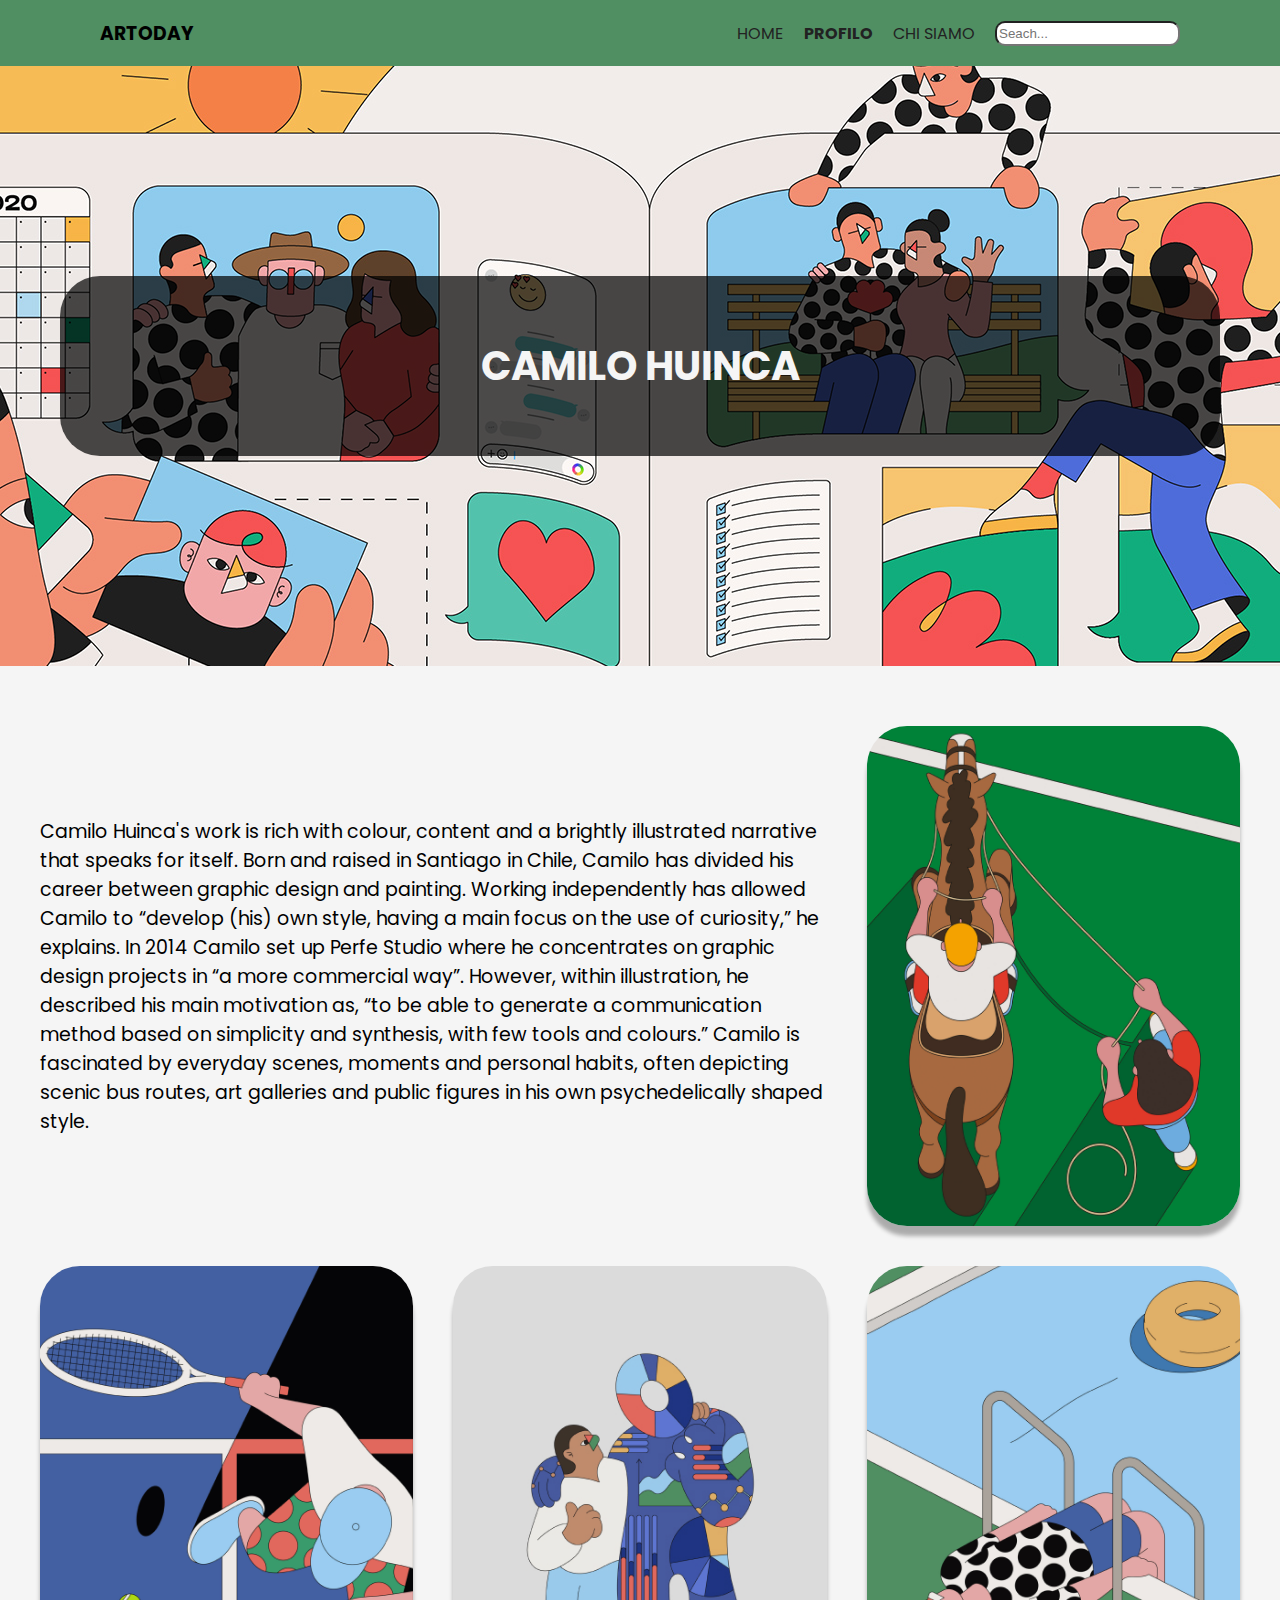
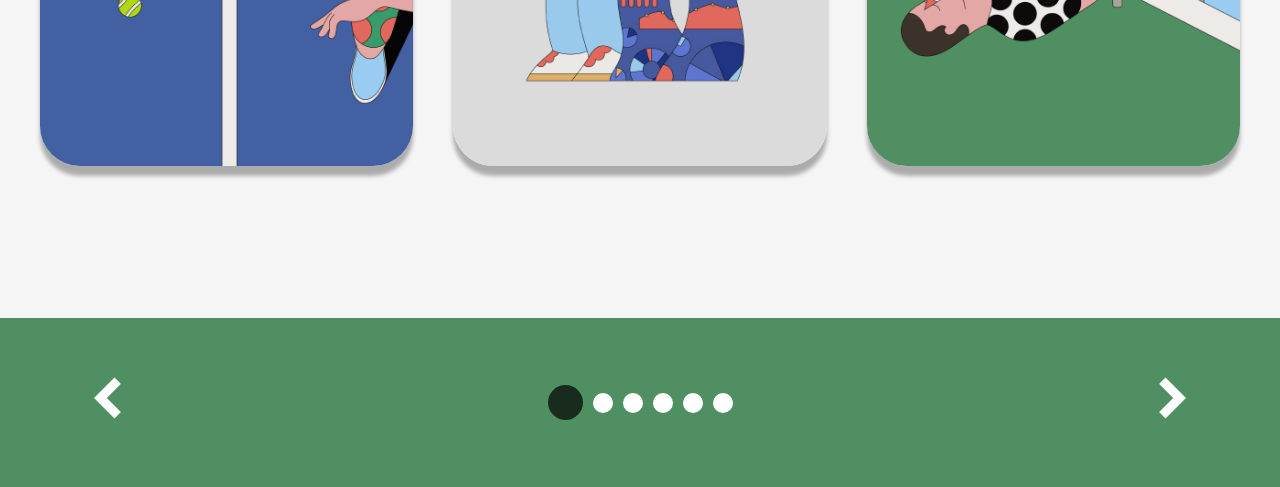
<file: camilohuinca.html>
<!DOCTYPE html>
<html lang="en">

<head>
    <meta charset="UTF-8">
    <meta http-equiv="X-UA-Compatible" content="IE=edge">
    <meta name="viewport" content="width=device-width, initial-scale=1.0">
    <title> ARTODAY </title>
    <link rel="stylesheet" href="stile.css">
    <link rel="preconnect" href="https://fonts.googleapis.com">
    <link rel="preconnect" href="https://fonts.gstatic.com" crossorigin>
    <link href="https://fonts.googleapis.com/css2?family=Poppins:wght@400;700&display=swap" rel="stylesheet">
    <link rel="stylesheet" href="https://cdnjs.cloudflare.com/ajax/libs/font-awesome/4.7.0/css/font-awesome.min.css">
</head>
<body>
    <header> 
    <div class="camilo">
        <h3>ARTODAY</h3>
        <nav>
            <ul>
                <li><a href="index.html">HOME</a></li>
                <li><a href="camilohuinca.html" class="attivo">PROFILO</a></li>
                <li><a href="chisiamo.html">CHI SIAMO</a></li>
                <input type="text" placeholder="Seach...">
            </ul>
        </nav>
   </div>
    </header>
    <section class="hero3">
        <h1>CAMILO HUINCA</h1>
        <div>
        </div>
    </section>
    <main class="illustratori">
        <section class="grid3">
            <div class="grid-item1">
            <p> Camilo Huinca's work is rich with colour, content and a brightly illustrated narrative that speaks for itself. 
                Born and raised in Santiago in Chile, Camilo has divided his career between graphic design and painting. 
                Working independently has allowed Camilo to “develop (his) own style, having a main focus on the use of curiosity,” he explains. 
                In 2014 Camilo set up Perfe Studio where he concentrates on graphic design projects in “a more commercial way”. 
                However, within illustration, he described his main motivation as, “to be able to generate a communication method based on simplicity and synthesis, with few tools and colours.”    
                Camilo is fascinated by everyday scenes, moments and personal habits, often depicting scenic bus routes, art galleries and public figures in his own psychedelically shaped style. 
            </div></p>
            <div class="grid-item2"><img src="immagini/AP_Camilo_Huinca_THE-NEW-YORKER_2x-scaled.png"></div>
            <div class="grid-item3"><img src="immagini/AP_Camilo_Huinca_Match-Point_2x-scaled.png"></div>
            <div class="grid-item4"><img class="grigia" src="immagini/AP_Camilo_Huinca_grigio03_2x.jpg"></div>
            <div class="grid-item5"><img src="immagini/AP_Camilo_Huinca_Tired-Swimmer_2x-scaled.png"></div>    
        </section>
    </main>
    <footer class="camilo">
        <a href="index.html" class="arrow left"></a>
        <section class="sfere">
        <div class="sfera1"></div>
        <div class="sfera2"></div>
        <div class="sfera3"></div>
        <div class="sfera4"></div>
        <div class="sfera5"></div>
        <div class="sfera6"></div>
        </section>
        <a href="timlahan.html" class="arrow right"></a>
    </footer>
</body>
</html>
</file>
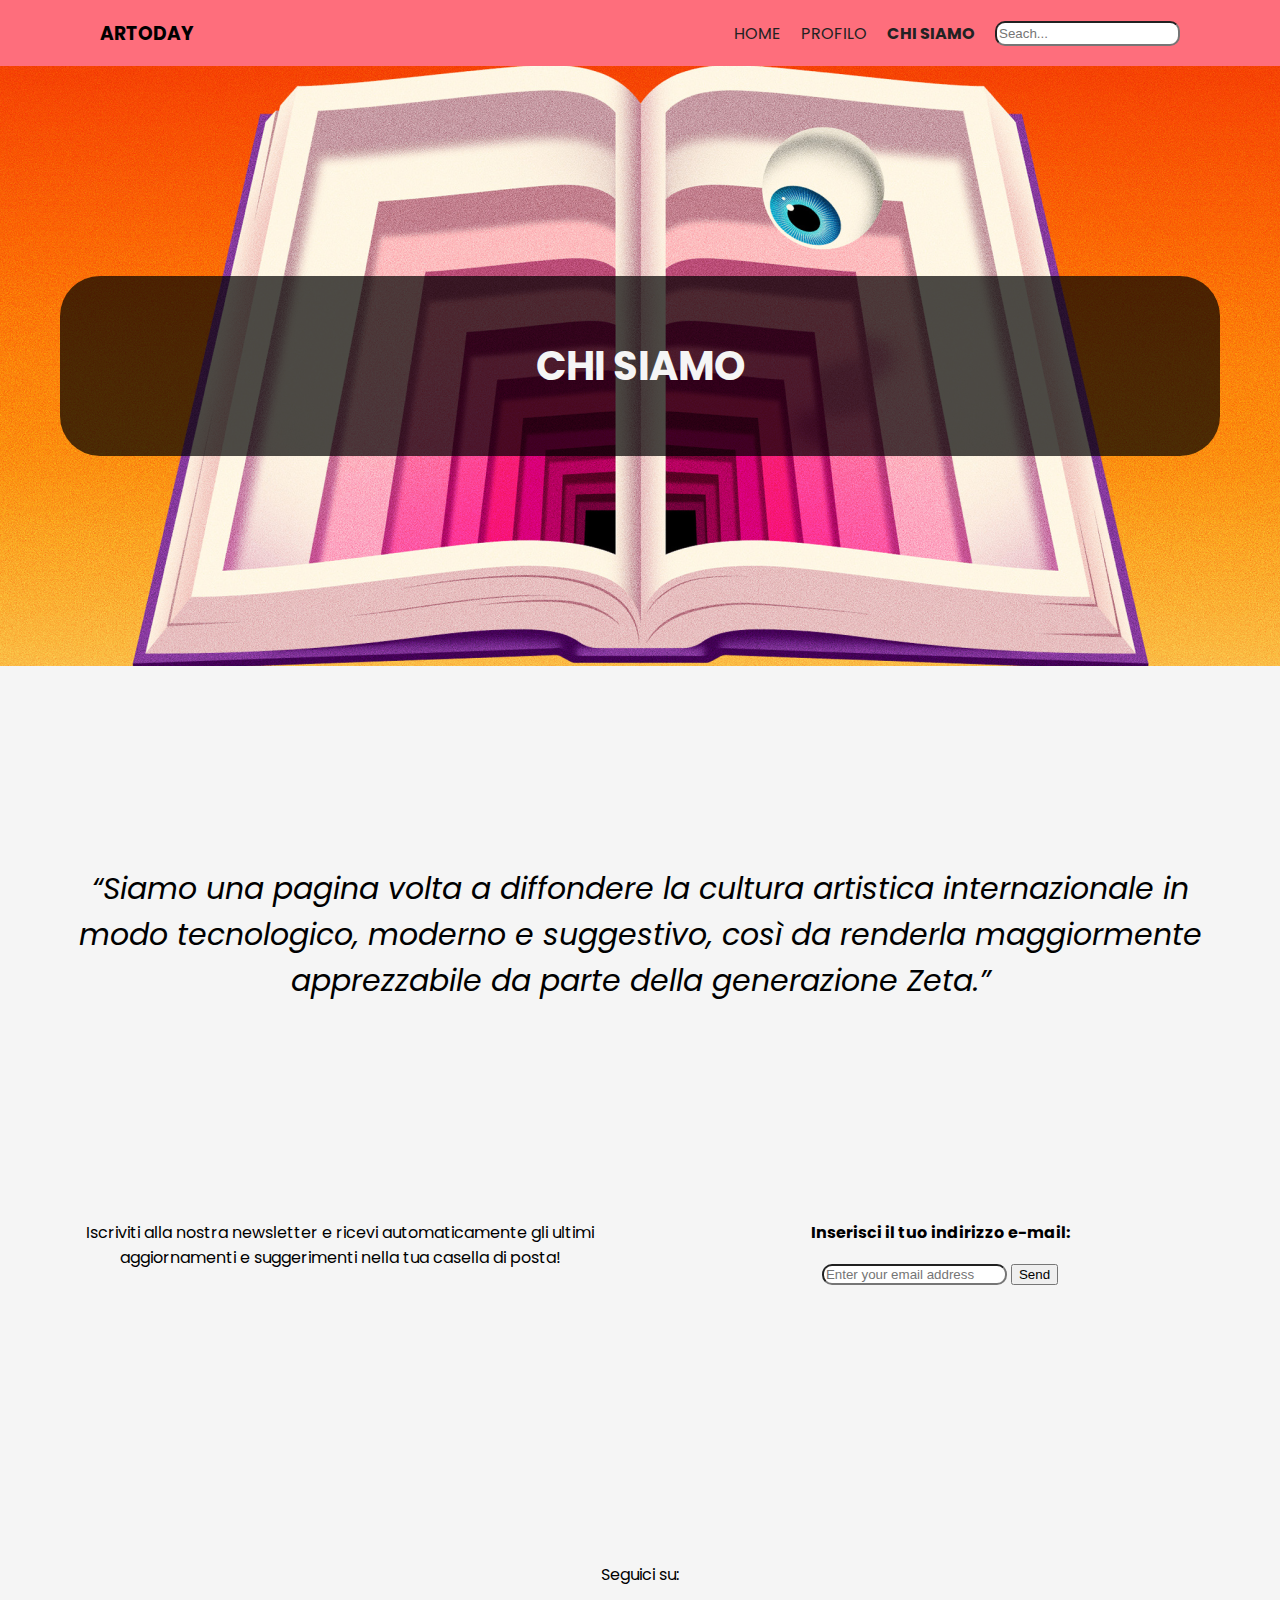
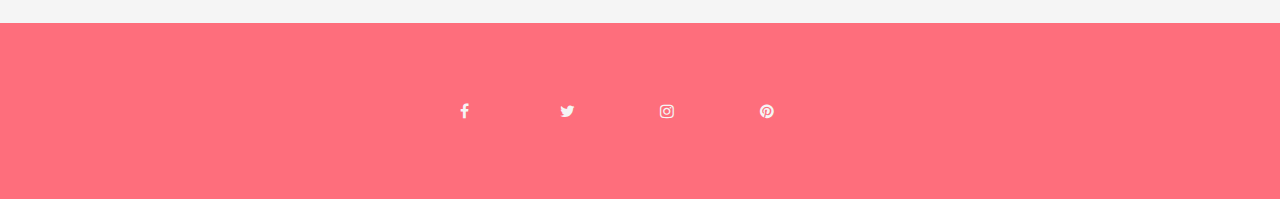
<file: chisiamo.html>
<!DOCTYPE html>
<html lang="en">

<head>
    <meta charset="UTF-8">
    <meta http-equiv="X-UA-Compatible" content="IE=edge">
    <meta name="viewport" content="width=device-width, initial-scale=1.0">
    <title> ARTODAY </title>
    <link rel="stylesheet" href="stile.css">
    <link rel="preconnect" href="https://fonts.googleapis.com">
    <link rel="preconnect" href="https://fonts.gstatic.com" crossorigin>
    <link href="https://fonts.googleapis.com/css2?family=Poppins:wght@400;700&display=swap" rel="stylesheet">
    <link rel="stylesheet" href="https://cdnjs.cloudflare.com/ajax/libs/font-awesome/4.7.0/css/font-awesome.min.css">
</head>
<body>
    <header> 
    <div class="bar">
        <h3> ARTODAY </h3>
        <nav class="bar2">
            <ul >
                <li><a href="index.html">HOME</a></li>
                <li><a href="camilohuinca.html">PROFILO</a></li>
                <li><a href="chisiamo.html" class="attivo">CHI SIAMO</a></li>
                <input type="text" placeholder="Seach...">
            </ul>
        </nav>
   </div>
    </header>
    <section class="hero2">
        <h1>CHI SIAMO</h1>
        <div>
        </div>
    </section>
    <main class="chisiamo">
        <section class="grid-2">
                 <p><i> “Siamo una pagina volta a diffondere la cultura artistica internazionale in modo tecnologico, moderno e suggestivo, così da renderla maggiormente apprezzabile da parte della generazione Zeta.”</i></p>
        </section>
            <section class="corpo">
                <div class="card-2">
            <p> Iscriviti alla nostra newsletter e ricevi automaticamente gli ultimi aggiornamenti e suggerimenti nella tua casella di posta!</p>
             </div>
             <div class="card-2">
                <p><b>Inserisci il tuo indirizzo e-mail:</b></p>
                <input type="text" placeholder="Enter your email address">
                <button type="reset">Send</button>
             </div>
        </section>
    </main>
    <p class="seguici"> Seguici su: </p>
    <footer>
        <a href="#" class="fa fa-facebook"></a>
        <a href="#" class="fa fa-twitter"></a>
        <a href="#" class="fa fa-instagram"></a>
        <a href="#" class="fa fa-pinterest"></a>
    </footer>
</body>
</html>
</file>
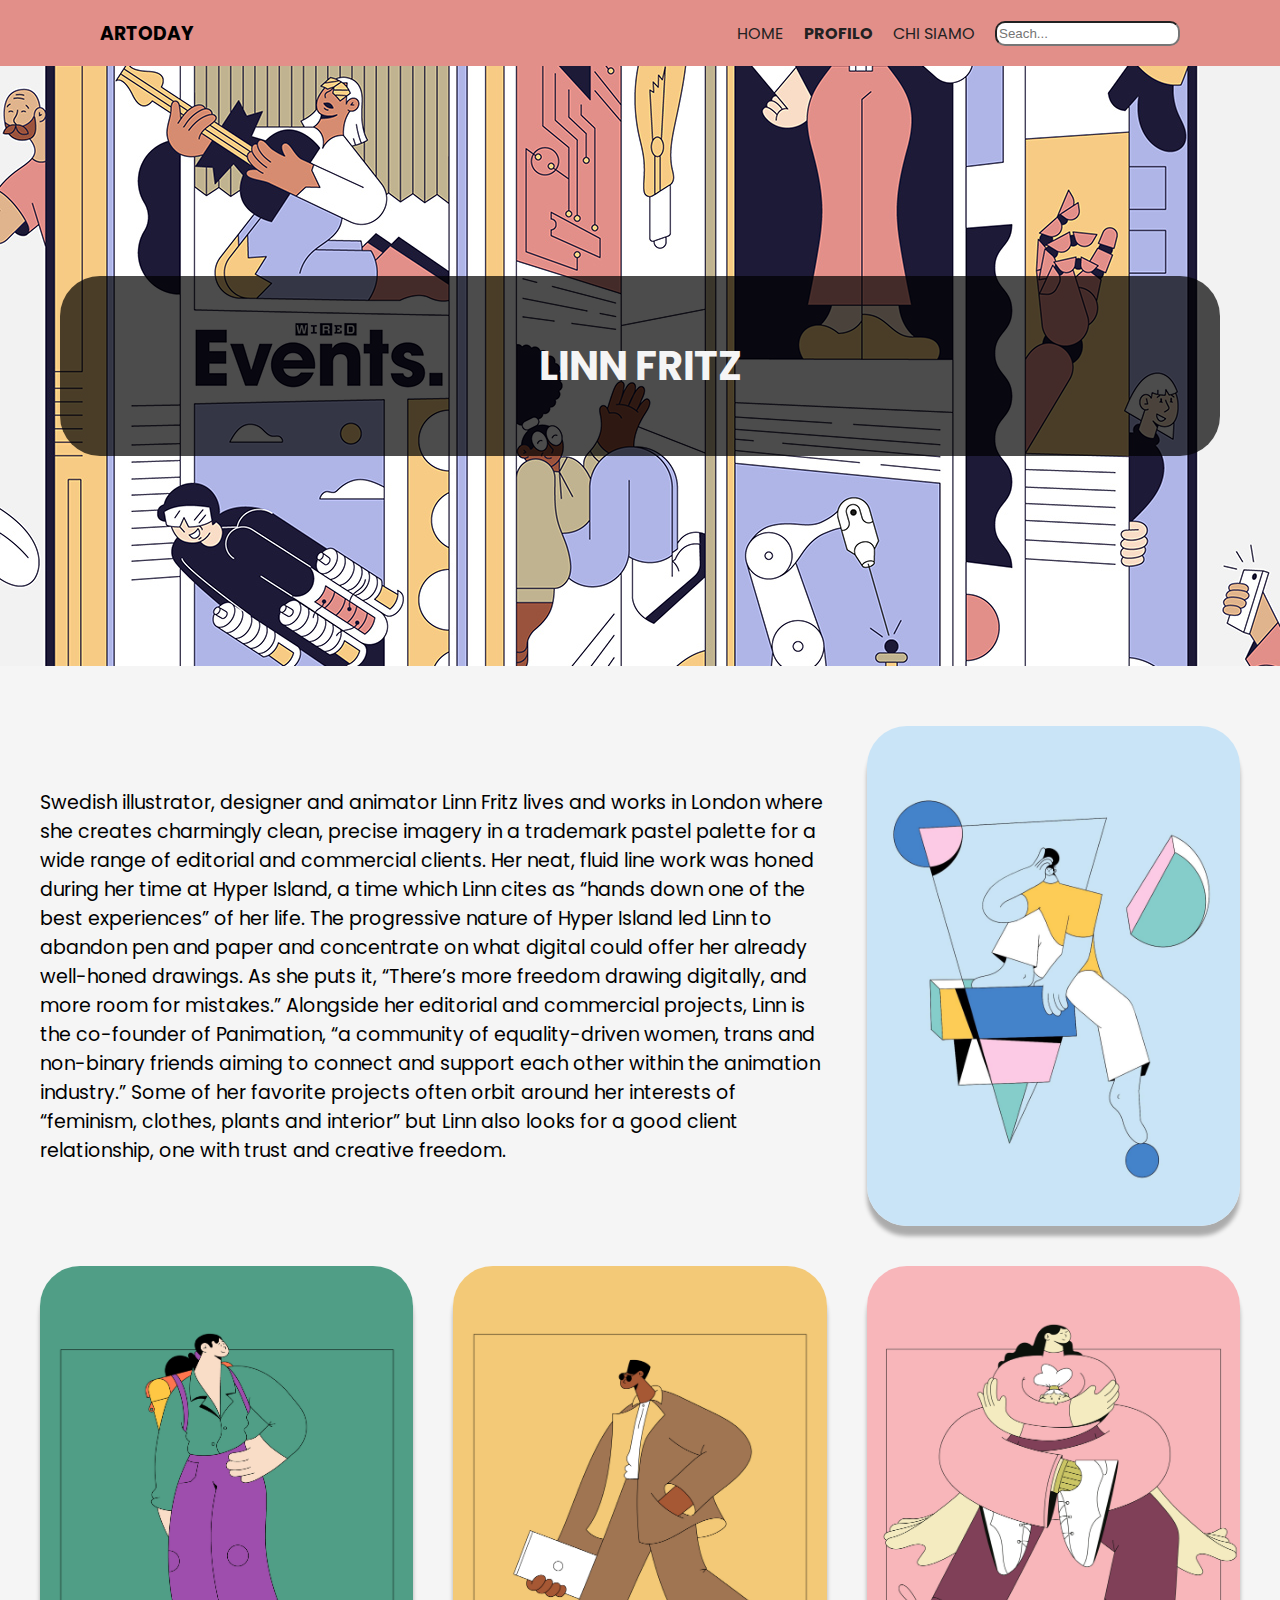
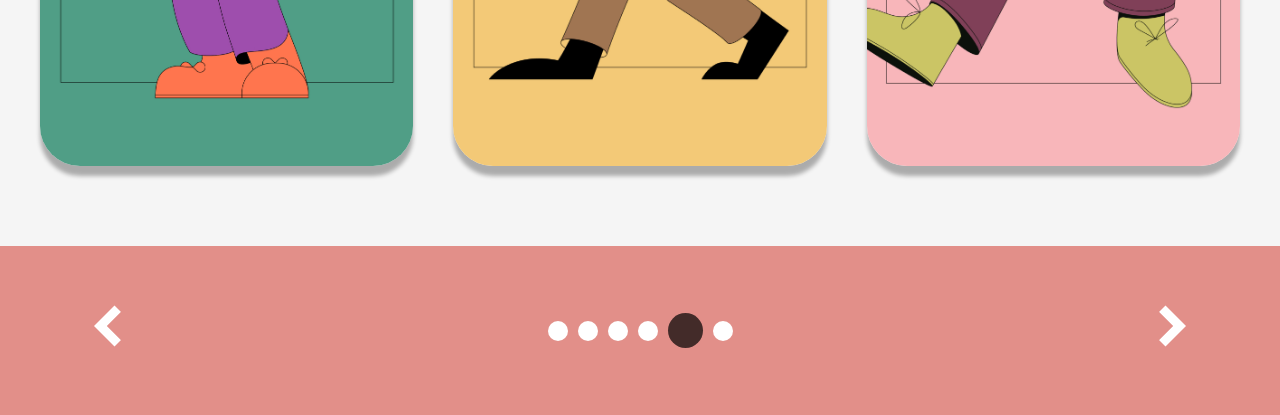
<file: linnfritz.html>
<!DOCTYPE html>
<html lang="en">

<head>
    <meta charset="UTF-8">
    <meta http-equiv="X-UA-Compatible" content="IE=edge">
    <meta name="viewport" content="width=device-width, initial-scale=1.0">
    <title> ARTODAY </title>
    <link rel="stylesheet" href="stile.css">
    <link rel="preconnect" href="https://fonts.googleapis.com">
    <link rel="preconnect" href="https://fonts.gstatic.com" crossorigin>
    <link href="https://fonts.googleapis.com/css2?family=Poppins:wght@400;700&display=swap" rel="stylesheet">
    <link rel="stylesheet" href="https://cdnjs.cloudflare.com/ajax/libs/font-awesome/4.7.0/css/font-awesome.min.css">
</head>
<body>
    <header> 
    <div class="l">
        <h3>ARTODAY</h3>
        <nav>
            <ul>
                <li><a href="index.html">HOME</a></li>
                <li><a href="camilohuinca.html" class="attivo">PROFILO</a></li>
                <li><a href="chisiamo.html">CHI SIAMO</a></li>
                <input type="text" placeholder="Seach...">
            </ul>
        </nav>
   </div>
    </header>
    <section class="herol">
        <h1>LINN FRITZ</h1>
        <div>
        </div>
    </section>
   
    <main class="illustratori">
        <section class="grid3">
            <div class="grid-item1"><p> Swedish illustrator, designer and animator Linn Fritz lives and works in London where she creates charmingly clean, precise imagery in a trademark pastel palette for a wide range of editorial and commercial clients. Her neat, fluid line work was honed during her time at Hyper Island, a time which Linn cites as “hands down one of the best experiences” of her life. 
                The progressive nature of Hyper Island led Linn to abandon pen and paper and concentrate on what digital could offer her already well-honed drawings. As she puts it, “There’s more freedom drawing digitally, and more room for mistakes.” Alongside her editorial and commercial projects, Linn is the co-founder of Panimation, “a community of equality-driven women, trans and non-binary friends aiming to connect and support each other within the animation industry.” Some of her favorite projects often orbit around her interests of “feminism, clothes, plants and interior” but Linn also looks for a good client relationship, one with trust and creative freedom.
            </p></div>
        <div class="grid-item2"><img src="immagini/AP_Linn_Fritz_Blue03_2x.png"></div>
        <div class="grid-item3"><img src="immagini/AP_Linn_Fritz_HIKEGREEN_2x.png"></div>
        <div class="grid-item4"> <img class="grigia" src="immagini/AP_Linn_Fritz_Dude_2x.png"></div>
        <div class="grid-item5"> <img src="immagini/AP_Linn_Fritz_HUG_2x.png"></div>
           
        </section>
    </main>
    <footer class="l">
        <a href="xoanaherrera.html" class="arrow left"></a>
        <section class="sfere">
        <div class="sfera1l"></div>
        <div class="sfera2l"></div>
        <div class="sfera3l"></div>
        <div class="sfera4l"></div>
        <div class="sfera5l"></div>
        <div class="sfera6l"></div>
        </section>
        <a href="laboca.html" class="arrow right"></a>
    </footer>
</body>
</html>
</file>
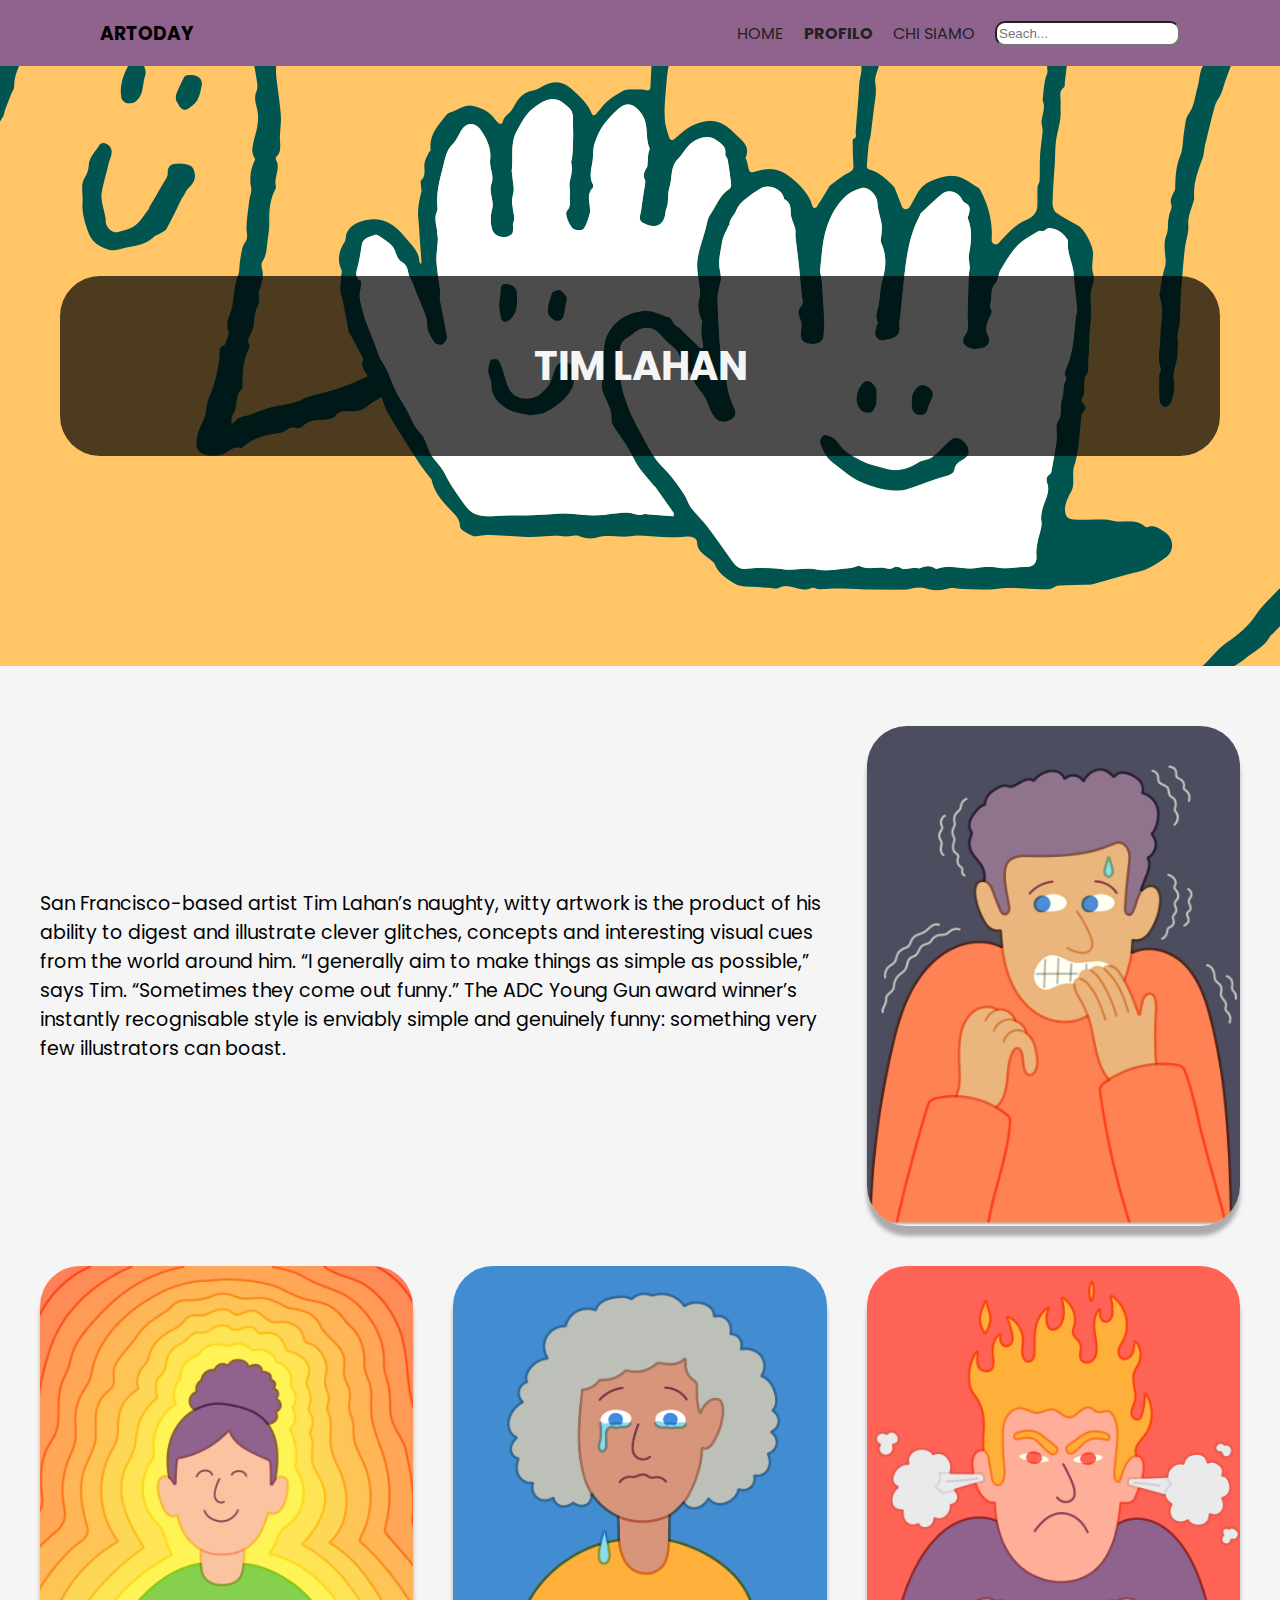
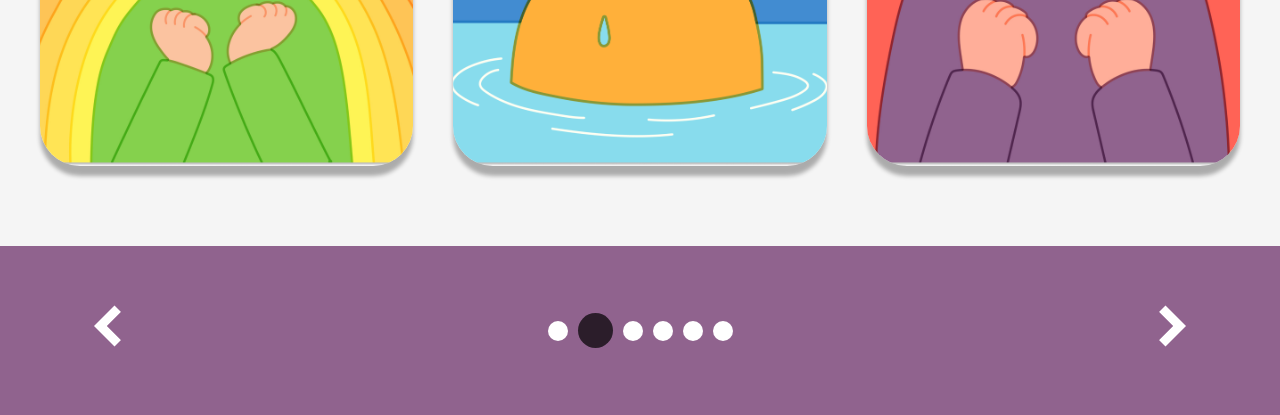
<file: timlahan.html>
<!DOCTYPE html>
<html lang="en">

<head>
    <meta charset="UTF-8">
    <meta http-equiv="X-UA-Compatible" content="IE=edge">
    <meta name="viewport" content="width=device-width, initial-scale=1.0">
    <title> ARTODAY </title>
    <link rel="stylesheet" href="stile.css">
    <link rel="preconnect" href="https://fonts.googleapis.com">
    <link rel="preconnect" href="https://fonts.gstatic.com" crossorigin>
    <link href="https://fonts.googleapis.com/css2?family=Poppins:wght@400;700&display=swap" rel="stylesheet">
    <link rel="stylesheet" href="https://cdnjs.cloudflare.com/ajax/libs/font-awesome/4.7.0/css/font-awesome.min.css">
</head>
<body>
    <header> 
    <div class="tim">
        <h3>ARTODAY</h3>
        <nav>
            <ul>
                <li><a href="index.html">HOME</a></li>
                <li><a href="camilohuinca.html" class="attivo">PROFILO</a></li>
                <li><a href="chisiamo.html">CHI SIAMO</a></li>
                <input type="text" placeholder="Seach...">
            </ul>
        </nav>
   </div>
    </header>
    <section class="hero4">
        <h1>TIM LAHAN</h1>
        <div>
        </div>
    </section>
    <main class="illustratori">
        <section class="grid3">
            <div class="grid-item1"><p> San Francisco-based artist Tim Lahan’s naughty, witty artwork is the product of his ability to digest and illustrate clever glitches, concepts and interesting visual cues from the world around him. 
                “I generally aim to make things as simple as possible,” says Tim. “Sometimes they come out funny.” 
                The ADC Young Gun award winner’s instantly recognisable style is enviably simple and genuinely funny: something very few illustrators can boast.
            </p></div>
            <div class="grid-item2"><img src="immagini/AP_Tim_Lahan_emotions_2_2x.png"></div>
            <div class="grid-item3"><img src="immagini/AP_Tim_Lahan_emotions_3_2x.png"></div>
            <div class="grid-item4"><img class="grigia" src="immagini/AP_Tim_Lahan_emotions_1_2x.png"></div>
            <div class="grid-item5"><img src="immagini/AP_Tim_Lahan_emotions_4_2x.png"></div>
        </section>
    </main>
    <footer class="tim">
        <a href="camilohuinca.html" class="arrow left"></a>
        <section class="sfere">
        <div class="sfera1t"></div>
        <div class="sfera2t"></div>
        <div class="sfera3t"></div>
        <div class="sfera4t"></div>
        <div class="sfera5t"></div>
        <div class="sfera6t"></div>
        </section>
        <a href="karlottafreier.html" class="arrow right"></a>
    </footer>
</body>
</html>
</file>
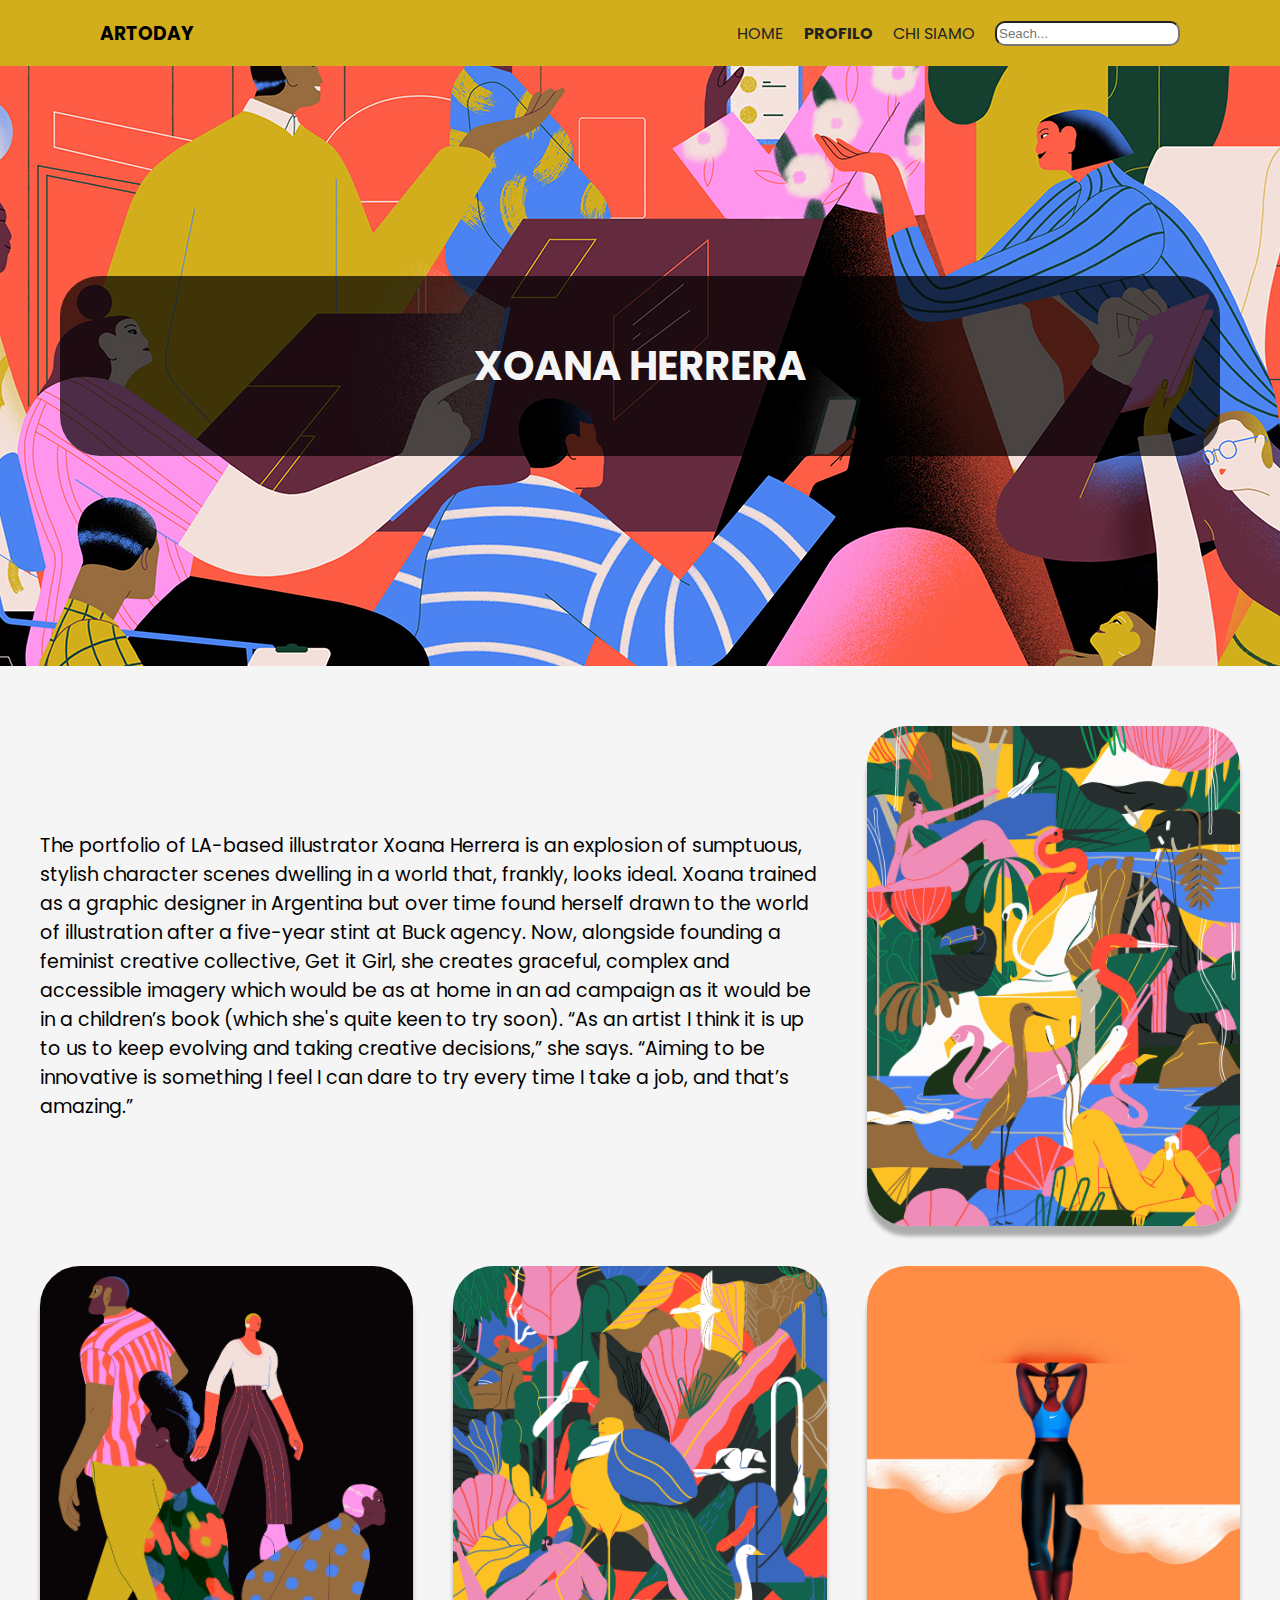
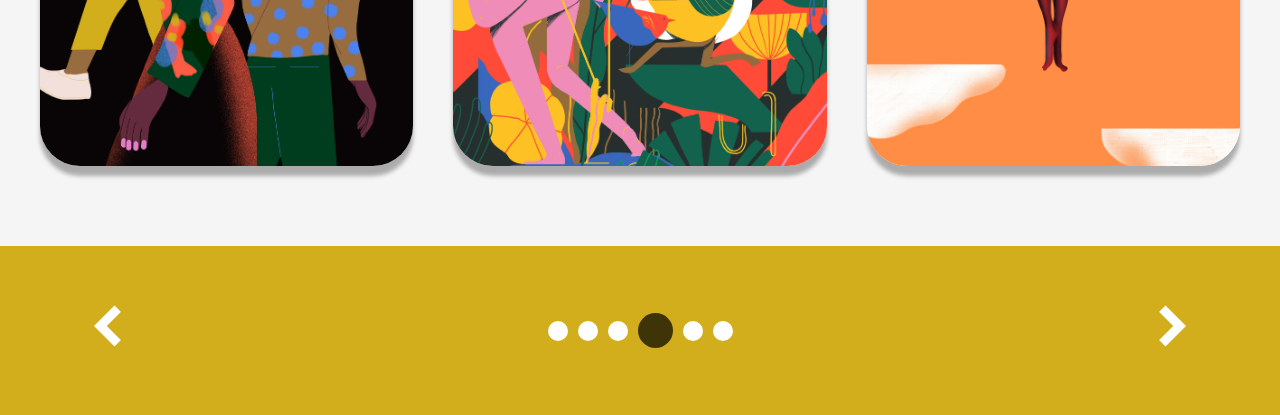
<file: xoanaherrera.html>
<!DOCTYPE html>
<html lang="en">

<head>
    <meta charset="UTF-8">
    <meta http-equiv="X-UA-Compatible" content="IE=edge">
    <meta name="viewport" content="width=device-width, initial-scale=1.0">
    <title> ARTODAY </title>
    <link rel="stylesheet" href="stile.css">
    <link rel="preconnect" href="https://fonts.googleapis.com">
    <link rel="preconnect" href="https://fonts.gstatic.com" crossorigin>
    <link href="https://fonts.googleapis.com/css2?family=Poppins:wght@400;700&display=swap" rel="stylesheet">
    <link rel="stylesheet" href="https://cdnjs.cloudflare.com/ajax/libs/font-awesome/4.7.0/css/font-awesome.min.css">
</head>
<body>
    <header> 
    <div class="x">
        <h3>ARTODAY</h3>
        <nav>
            <ul>
                <li><a href="index.html">HOME</a></li>
                <li><a href="camilohuinca.html" class="attivo">PROFILO</a></li>
                <li><a href="chisiamo.html">CHI SIAMO</a></li>
                <input type="text" placeholder="Seach...">
            </ul>
        </nav>
   </div>
    </header>
    <section class="herox">
        <h1>XOANA HERRERA</h1>
        <div>
        </div>
    </section>
   
    <main class="illustratori">
        <section class="grid3">
            <div class="grid-item1"><p> The portfolio of LA-based illustrator Xoana Herrera is an explosion of sumptuous, stylish character scenes dwelling in a world that, frankly, looks ideal. 
                Xoana trained as a graphic designer in Argentina but over time found herself drawn to the world of illustration after a five-year stint at Buck agency. 
                Now, alongside founding a feminist creative collective, Get it Girl, she creates graceful, complex and accessible imagery which would be as at home in an ad campaign as it would be in a children’s book (which she's quite keen to try soon).
                “As an artist I think it is up to us to keep evolving and taking creative decisions,” she says. “Aiming to be innovative is something I feel I can dare to try every time I take a job, and that’s amazing.”
            </p></div>
        <div class="grid-item2"><img src="immagini/AP_Xoana_Herrera_Aves_2x-scaled.png"></div>
        <div class="grid-item3"><img src="immagini/AP_Xoana_Herrera_GCR_1_2x-scaled.png"></div>
        <div class="grid-item4"> <img class="grigia" src="immagini/AP_Xoana_Herrera_Pajaro_2x-scaled.png"></div>
        <div class="grid-item5"> <img src="immagini/AP_Xoana_Herrera_Nike_2x-scaled.png"></div>
           
        </section>
    </main>
    <footer class="x">
        <a href="karlottafreier.html" class="arrow left"></a>
        <section class="sfere">
        <div class="sfera1x"></div>
        <div class="sfera2x"></div>
        <div class="sfera3x"></div>
        <div class="sfera4x"></div>
        <div class="sfera5x"></div>
        <div class="sfera6x"></div>
        </section>
        <a href="linnfritz.html" class="arrow right"></a>
    </footer>
</body>
</html>
</file>
<file: stile.css>
body {
    margin: 0 0;
    background-color: #f5f5f5;
    font-family:'Poppins', sans-serif;
}

header a {
    text-decoration: none;
    color: #222;
}

header a:hover {
    color:#f5f5f5;
    text-decoration: underline;
}

header a.attivo {
    font-weight: bold;
}

input {
    border-radius: 10px;
}

header nav ul {
    margin:0;
    padding: 0;
    list-style-type: none;
    display: flex;
    gap: 20px;
    text-align: center;
}

header div {
    display: flex;
    justify-content: space-between;
    align-items: center;
    padding: 0px 100px;
    background-color: rgb(254, 110, 124)
}

img {
    max-width: 100%;
    display: block;
}

section.hero {
    background:url(immagini/AP_Xoana_Herrera_Take-Your-Recovery-Down-a-Notch_Middle_Color_01_2x.png) center;
    max-width: 100%;
    height: 600px;
    display: grid;
    align-items: center;
    align-content: center;
    background-repeat: no-repeat;
}

h1 {
    color:#f5f5f5;
        margin: 60px;
        padding: 60px 10px;
        font-size: 40px;
            background:rgba(0,0,0,0.70);
            text-align: center;
            border-radius: 40px;
}

.grid {
    margin: 60px 60px 40px 60px;
    display: grid;
    grid-template-columns: 1fr 1fr 1fr;
    gap: 40px;
   /* grid-template-columns: repeat(auto-fit, minmax(350px, 1fr));*/
}

main, .card {
    max-width: 1400px;
    padding: 0 0 20px 0;
    margin: auto;
}

.card {
    display: grid;
    gap:20px;
       margin-bottom: 120px;
   }
   
   main div.card {
    background:rgba(0,0,0,0.70);
    border-radius: 40px;
    margin: auto;
    box-shadow: 0px 10px 4px rgba(0, 0, 0, 0.30);
}

.card img {
    border-radius: 40px 40px 0 0;
    object-fit:cover;
    height: 500px;
    width: 400px;
}

main div img {
    border-radius: 10px;
}

main div.card h2 {
    margin: 0;
    font-size: 24px;
    text-align: center;
    color: #f5f5f5;
}

footer {
    padding: 60px 0;
    margin: 0;
    background-color: rgb(254, 110, 124);
    display: flex;
    align-items: center;
    justify-content: center;
}

p.seguici { /*pgina chi siamo*/
    text-align: center;
    padding: 20px;
}

.fa {
    padding: 20px;
    font-size: 40px;
    width: 60px;
    text-decoration: none;
    color: #f5f5f5;
}


@media (max-width: 1000px) {
    .grid {
        display: grid;
        flex-direction: column;
        grid-template-columns: 1fr 1fr;
        gap:40px;
    }
    section.hero {
        max-width: 100%;
    }
    .card img {
        width: 100%;
    }
nav ul {
    display:flex;
    align-items: center;
}

h3 {
padding: 0 20px 0 0;
}

}

@media (max-width: 630px) {
    .grid {
        display: grid;
        flex-direction: column;
        grid-template-columns: 1fr;
    }
   
    header div {
        flex-direction: column;
        padding-bottom:20px;
}
}

/*pagina chi siamo*/

header nav.bar2 {
    margin:0;
    padding: 0;
    list-style-type: none;
    display: flex;
    gap: 20px;
}

header div.bar {
    display: flex;
    justify-content: space-between;
    align-items: center;
    padding: 0px 100px;
    background-color: rgb(254, 110, 124)
}

section.hero2 {
    background:url(immagini/AP_La_Boca_NYT_THRILLER_2x.png) center;
    max-width: 100%;
    height: 600px;
    display: grid;
    align-items: center;
    align-content: center;
}

.grid-2 {
    margin:auto;
    margin: 200px 60px 200px 60px;
    text-align: center;
    font-size: 30px;
}

main.chisiamo, .card-2 {
    max-width: 1400px;
    padding: 0 0 20px 0;
    margin: auto;
}

.corpo {
    display:grid;
    grid-template-columns: 1fr 1fr;
    justify-items: center;
    align-items: center;
    gap: 40px;
    margin: auto;
    margin: 200px 60px 200px 60px;
    text-align: center;
}

@media (max-width: 1000px) {
    .corpo {
        display: grid;
        flex-direction: column;
        grid-template-columns: 1fr;
        gap:20px;
    }
    
}
@media (max-width: 600px) {
    
    header div.bar {
        flex-direction: column;
        padding-bottom:20px;
}
}

/*pagina camilo huinca*/

header div.camilo {
    background-color: rgb(80, 143, 98);
}

section.hero3 {
    background:url(immagini/AP_Camilo_Huinca_social-well_2x.png) center;
    max-width: 100%;
    height: 600px;
    display: grid;
    align-items: center;
    align-content: center;
    background-repeat: no-repeat;
}

img.grigia {
    border-radius: 40px;
}

footer.camilo {
    padding: 60px 100px;
    margin: 0;
    background-color: rgb(80, 143, 98);
    display: flex;
    align-items: center;
    justify-content: space-between;
    justify-items: center;
}

main.illustratori {
    max-width: 1400px;
    margin: auto;
}

  .grid3 img {
    box-shadow: 0px 10px 4px rgba(0, 0, 0, 0.30);
  }

  .grid3 img{
    border-radius: 40px;
    object-fit:cover;
    height: 500px;
    width: 400px;
}

.grid3 {
    margin: 60px 40px 60px 40px;
    display: grid;
    justify-content: center;
    align-content: center;
    grid-gap: 40px;
    grid-template-columns: 1fr 1fr 1fr;
    grid-template-rows: 1fr 1fr;
    grid-template-areas:
    "area1 area1 area2"
    "area3 area4 area5"
}


img.grigia {
    border-radius: 40px;
}

.grid-item1 {
    font-size:19px;
    grid-area: area1;
    justify-self: center;
    align-self: center;
}

.grid-item2 {
    grid-area: area2;
}

.grid-item3 {
    grid-area: area3;
}

.grid-item4 {
    grid-area: area4;
}

.grid-item5 {
    grid-area: area5;
}

@media (max-width: 1000px) {
    .grid3 {
        margin: 60px 40px 60px 40px;
        display: grid;
        justify-content: center;
        align-content: center;
        grid-gap: 40px;
        grid-template-columns: 1fr 1fr;
        grid-template-rows: 1fr 1fr 1fr;
        grid-template-areas:
        "area1 area1"
        "area2 area3"
        "area4 area5"
    }
   
    .grid-item1 {
        font-size: 17px;
        grid-area: area1;
        text-align: center;
    }
    .grid-item2 {
        grid-area: area2;
    }
    
    .grid-item3 {
        grid-area: area3;
    }
    
    .grid-item4 {
        grid-area: area4;
    }
    
    .grid-item5 {
        grid-area: area5;
    }
}

@media (max-width: 600px) {
    
    header div {
        flex-direction: column;
        padding-bottom:20px;
}
    .grid3 {
        margin: 60px 40px 60px 40px;
        display: grid;
        justify-content: center;
        align-content: center;
        grid-gap: 40px;
        grid-template-columns: 1fr;
        grid-template-rows: 1fr 1fr 1fr 1fr 1fr;
        grid-template-areas:
        "area1"
        "area2" 
        "area3"
        "area4"
        "area5"
    }
   
    .grid-item1 {
        font-size: 15px;
        text-align: center;
        grid-area: area1;
    }
    .grid-item2 {
        grid-area: area2;
    }
    
    .grid-item3 {
        grid-area: area3;
    }
    
    .grid-item4 {
        grid-area: area4;
    }
    
    .grid-item5 {
        grid-area: area5;
    }
}

div.sfera2,.sfera3,.sfera4,.sfera5,.sfera6 {
    width: 20px;
    height: 20px;
    background: white;
    border-radius: 50%;
    margin: 5px;
    display: inline-block;
  }

  div.sfera1{
    width: 35px;
    height: 35px;
    background: rgba(0,0,0,0.70);
    border-radius: 50%;
    margin: 5px;
    display: inline-block;
  }

  section.sfere {
    display: flex;
    justify-items: center;
    align-items: center;
  }

.arrow {
	width: 20px;
	height: 20px;
	border-top: 1vmin solid white;
	border-right: 1vmin solid white;
	transition: all 200ms ease;
    margin-top: 20px;
	
	&.left {
		left: 0;
		transform: translate3d(0,-50%,0) rotate(-135deg);
	}

	&.right {
		right: 0;
		transform: translate3d(0,-50%,0) rotate(45deg);
	}
	
	&:hover {
		border-color:rgb(0, 0, 0);
	}
	
	&:before {
		transform: translate(-40%,-60%) rotate(45deg);
	}
}



/*tim lahan*/
section.hero4 {
    background:url(immagini/AP_Tim_Lahan_ONEMEDICAL_1_2x.png) center;
    max-width: 100%;
    height: 600px;
    display: grid;
    align-items: center;
    align-content: center;
    background-repeat: no-repeat;
}

header div.tim {
    background-color: rgb(144, 99, 142);
}

footer.tim {
    padding: 60px 100px;
    margin: 0;
    background-color:rgb(144, 99, 142);
    display: flex;
    align-items: center;
    justify-content: space-between;
    justify-items: center;
}

div.sfera1t,.sfera3t,.sfera4t,.sfera5t,.sfera6t {
    width: 20px;
    height: 20px;
    background: white;
    border-radius: 50%;
    margin: 5px;
    display: inline-block;
  }

  div.sfera2t{
    width: 35px;
    height: 35px;
    background: rgba(0,0,0,0.70);
    border-radius: 50%;
    margin: 5px;
    display: inline-block;
  }


  
  /*KARLOTTA FREIER*/
  section.herok {
    background:url(immagini/AP_Karlotta_Freier_Nytimes1_2x.jpg) center;
    max-width: 100%;
    height: 600px;
    display: grid;
    align-items: center;
    align-content: center;
    background-repeat: no-repeat;
}

header div.kar {
    background-color: rgb(247, 92, 31);
}

footer.kar {
    padding: 60px 100px;
    margin: auto;
    background-color:rgb(247, 92, 31);
    display: flex;
    align-items: center;
    justify-content: space-between;
    justify-items: center;
}

div.sfera1k,.sfera2k,.sfera4k,.sfera5k,.sfera6k {
    width: 20px;
    height: 20px;
    background: white;
    border-radius: 50%;
    margin: 5px;
    display: inline-block;
  }

  div.sfera3k{
    width: 35px;
    height: 35px;
    background: rgba(0,0,0,0.70);
    border-radius: 50%;
    margin: 5px;
    display: inline-block;
  }


  /* XOANA HERRERA */

  section.herox {
    background:url(immagini/AP_Xoana_Herrera_GCR_9_2x.jpg) center;
    max-width: 100%;
    height: 600px;
    display: grid;
    align-items: center;
    align-content: center;
    background-repeat: no-repeat;
}

header div.x {
    background-color: rgb(210, 174, 28);
}

footer.x {
    padding: 60px 100px;
    margin: auto;
    background-color: rgb(210, 174, 28);
    display: flex;
    align-items: center;
    justify-content: space-between;
    justify-items: center;
}

div.sfera1x,.sfera2x,.sfera3x,.sfera5x,.sfera6x {
    width: 20px;
    height: 20px;
    background: white;
    border-radius: 50%;
    margin: 5px;
    display: inline-block;
  }

  div.sfera4x {
    width: 35px;
    height: 35px;
    background: rgba(0,0,0,0.70);
    border-radius: 50%;
    margin: 5px;
    display: inline-block;
  }


  /*LINN FRITZ*/
  
  section.herol {
    background:url(immagini/AP_Linn_Fritz_Wired_01_2x.png) center;
    max-width: 100%;
    height: 600px;
    display: grid;
    align-items: center;
    align-content: center;
    background-repeat: no-repeat;
}

header div.l {
    background-color: rgb(226, 143, 137);
}

footer.l {
    padding: 60px 100px;
    margin: auto;
    background-color: rgb(226, 143, 137);
    display: flex;
    align-items: center;
    justify-content: space-between;
    justify-items: center;
}

div.sfera1l,.sfera2l,.sfera3l,.sfera4l,.sfera6l {
    width: 20px;
    height: 20px;
    background: white;
    border-radius: 50%;
    margin: 5px;
    display: inline-block;
  }

  div.sfera5l {
    width: 35px;
    height: 35px;
    background: rgba(0,0,0,0.70);
    border-radius: 50%;
    margin: 5px;
    display: inline-block;
  }



/*LA BOCA*/
section.herob {
    background:url(immagini/AP_La_Boca_NYT_CRIME_2x.png) center;
    max-width: 100%;
    height: 600px;
    display: grid;
    align-items: center;
    align-content: center;
    background-repeat: no-repeat;
}

header div.b {
    background-color: rgb(74, 180, 179);
}

footer.b {
    padding: 60px 100px;
    margin: auto;
    background-color: rgb(74, 180, 179);
    display: flex;
    align-items: center;
    justify-content: space-between;
    justify-items: center;
}

div.sfera1b,.sfera2b,.sfera3b,.sfera4b,.sfera5b {
    width: 20px;
    height: 20px;
    background: white;
    border-radius: 50%;
    margin: 5px;
    display: inline-block;
  }

  div.sfera6b {
    width: 35px;
    height: 35px;
    background: rgba(0,0,0,0.70);
    border-radius: 50%;
    margin: 5px;
    display: inline-block;
  }
</file>
